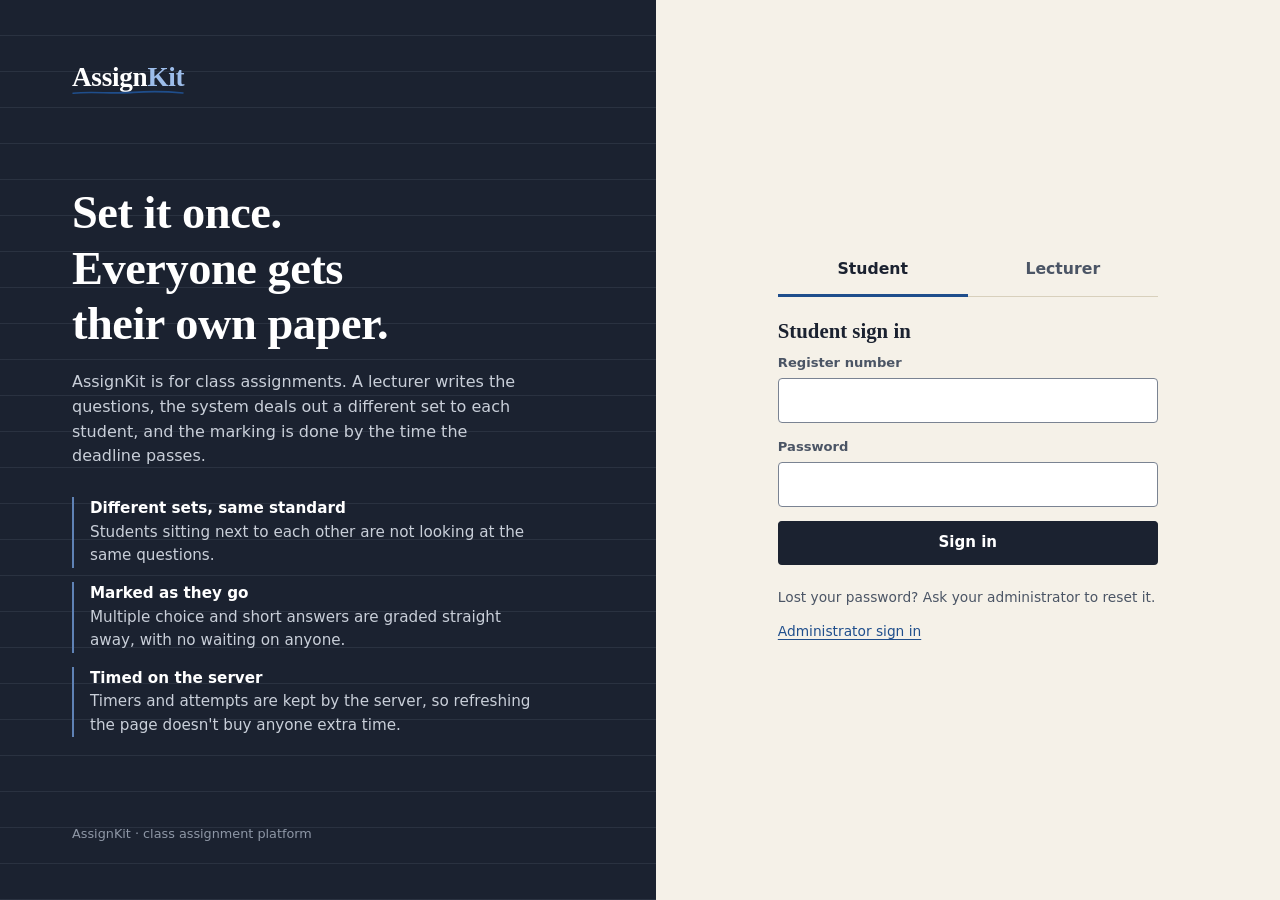
<file: frontend/index.html>
<!doctype html>
<html lang="en">
<head>
<meta charset="utf-8" />
<meta name="viewport" content="width=device-width, initial-scale=1" />
<title>Sign in · AssignKit</title>
<meta name="description" content="AssignKit: class assignments where every student gets their own paper, marked automatically." />
<link rel="stylesheet" href="shared/css/styles.css" />
</head>
<body>
<div class="signin">
  <section class="signin-intro" aria-label="About AssignKit">
    <div>
      <a class="wordmark" href="index.html">Assign<span>Kit</span></a>
    </div>
    <div>
      <h1>Set it once. Everyone gets their own paper.</h1>
      <p>AssignKit is for class assignments. A lecturer writes the questions, the system deals out a different set to each student, and the marking is done by the time the deadline passes.</p>
      <ul class="facts">
        <li><b>Different sets, same standard</b>Students sitting next to each other are not looking at the same questions.</li>
        <li><b>Marked as they go</b>Multiple choice and short answers are graded straight away, with no waiting on anyone.</li>
        <li><b>Timed on the server</b>Timers and attempts are kept by the server, so refreshing the page doesn't buy anyone extra time.</li>
      </ul>
    </div>
    <div class="foot">AssignKit · class assignment platform</div>
  </section>

  <section class="signin-form">
    <div class="signin-box">
      <div class="role-tabs" role="tablist" aria-label="Sign in as">
        <button class="role-tab" role="tab" id="tab-student" aria-selected="true" type="button" data-role="student">Student</button>
        <button class="role-tab" role="tab" id="tab-lecturer" aria-selected="false" type="button" data-role="lecturer">Lecturer</button>
      </div>

      <h2 id="formTitle">Student sign in</h2>
      <div id="errorBanner" aria-live="polite"></div>

      <form id="loginForm" novalidate>
        <div class="field">
          <label for="identifier" id="idLabel">Register number</label>
          <input id="identifier" type="text" autocomplete="username" autocapitalize="off" autocorrect="off" spellcheck="false" required />
        </div>
        <div class="field">
          <label for="password">Password</label>
          <input id="password" type="password" autocomplete="current-password" required />
        </div>
        <button class="btn block" type="submit" id="submitBtn">Sign in</button>
      </form>

      <p class="small muted" style="margin-top:22px;">Lost your password? Ask your administrator to reset it.</p>
      <p class="small"><a href="admin/login.html">Administrator sign in</a></p>
    </div>
  </section>
</div>

<script src="shared/js/api.js"></script>
<script src="shared/js/ui.js"></script>
<script>
  let selectedRole = "student";
  const text = {
    student:  { title: "Student sign in",  idLabel: "Register number", dest: "student/index.html" },
    lecturer: { title: "Lecturer sign in", idLabel: "Lecturer ID",     dest: "lecturer/index.html" },
  };

  if (Auth.isLoggedIn()) {
    window.location.href = Auth.role() === "admin" ? "admin/index.html" : (text[Auth.role()] || text.student).dest;
  }

  document.querySelectorAll(".role-tab").forEach(tab => {
    tab.addEventListener("click", () => {
      selectedRole = tab.dataset.role;
      document.querySelectorAll(".role-tab").forEach(t => t.setAttribute("aria-selected", String(t === tab)));
      document.getElementById("formTitle").textContent = text[selectedRole].title;
      document.getElementById("idLabel").textContent = text[selectedRole].idLabel;
      document.getElementById("identifier").value = "";
      document.getElementById("password").value = "";
      document.getElementById("errorBanner").innerHTML = "";
      document.getElementById("identifier").focus();
    });
  });

  document.getElementById("loginForm").addEventListener("submit", async (e) => {
    e.preventDefault();
    const errorBanner = document.getElementById("errorBanner");
    const submitBtn = document.getElementById("submitBtn");
    errorBanner.innerHTML = "";
    submitBtn.disabled = true;
    submitBtn.textContent = "Signing in…";
    try {
      const session = await Api.post("/auth/login", {
        identifier: document.getElementById("identifier").value.trim(),
        password: document.getElementById("password").value,
        role: selectedRole,
      });
      Auth.save(session);
      window.location.href = text[selectedRole].dest;
    } catch (err) {
      errorBanner.innerHTML = errorBlock({ message: err.message || "Those details didn't match. Check them and try again." });
      submitBtn.disabled = false;
      submitBtn.textContent = "Sign in";
    }
  });
</script>
</body>
</html>
</file>
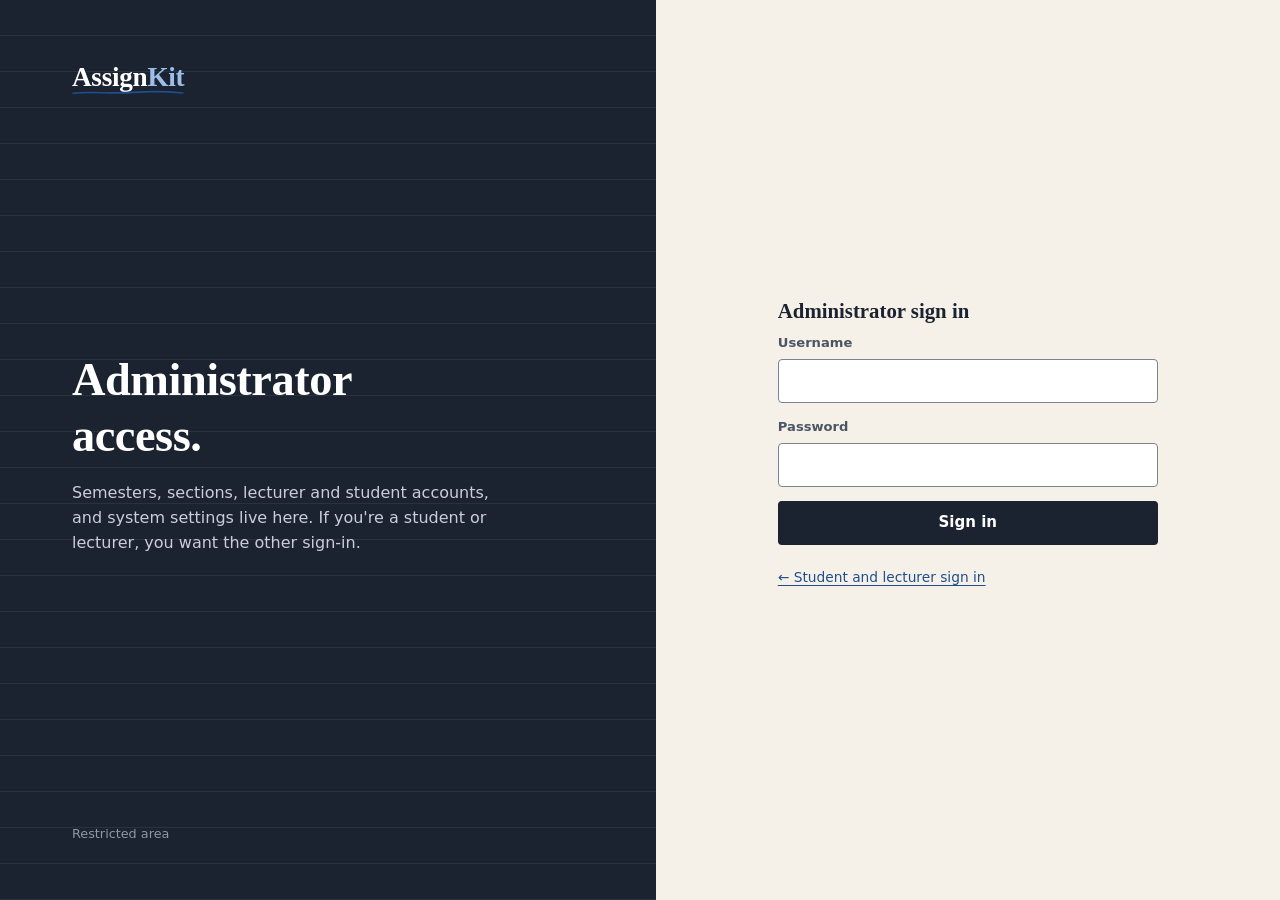
<file: frontend/admin/login.html>
<!doctype html>
<html lang="en">
<head>
<meta charset="utf-8" />
<meta name="viewport" content="width=device-width, initial-scale=1" />
<title>Administrator sign in · AssignKit</title>
<link rel="stylesheet" href="../shared/css/styles.css" />
</head>
<body>
<div class="signin">
  <section class="signin-intro" aria-label="About this page">
    <div><a class="wordmark" href="../index.html">Assign<span>Kit</span></a></div>
    <div>
      <h1>Administrator access.</h1>
      <p>Semesters, sections, lecturer and student accounts, and system settings live here. If you're a student or lecturer, you want the other sign-in.</p>
    </div>
    <div class="foot">Restricted area</div>
  </section>

  <section class="signin-form">
    <div class="signin-box">
      <h2>Administrator sign in</h2>
      <div id="errorBanner" aria-live="polite"></div>
      <form id="loginForm" novalidate>
        <div class="field">
          <label for="identifier">Username</label>
          <input id="identifier" type="text" autocomplete="username" autocapitalize="off" autocorrect="off" spellcheck="false" required />
        </div>
        <div class="field">
          <label for="password">Password</label>
          <input id="password" type="password" autocomplete="current-password" required />
        </div>
        <button class="btn block" type="submit" id="submitBtn">Sign in</button>
      </form>
      <p class="small" style="margin-top:22px;"><a href="../index.html">← Student and lecturer sign in</a></p>
    </div>
  </section>
</div>

<script src="../shared/js/api.js"></script>
<script src="../shared/js/ui.js"></script>
<script>
  if (Auth.isLoggedIn() && Auth.role() === "admin") window.location.href = "index.html";

  document.getElementById("loginForm").addEventListener("submit", async (e) => {
    e.preventDefault();
    const errorBanner = document.getElementById("errorBanner");
    const submitBtn = document.getElementById("submitBtn");
    errorBanner.innerHTML = "";
    submitBtn.disabled = true;
    submitBtn.textContent = "Signing in…";
    try {
      const session = await Api.post("/auth/login", {
        identifier: document.getElementById("identifier").value.trim(),
        password: document.getElementById("password").value,
        role: "admin",
      });
      Auth.save(session);
      window.location.href = "index.html";
    } catch (err) {
      errorBanner.innerHTML = errorBlock({ message: err.message || "Those details didn't match." });
      submitBtn.disabled = false;
      submitBtn.textContent = "Sign in";
    }
  });
</script>
</body>
</html>
</file>
<file: frontend/shared/css/styles.css>
/* ==========================================================================
   AssignKit — one stylesheet for the student, lecturer and admin apps.

   Look: a school notebook. Warm paper, one blue ink colour, ruled lines,
   serif headings, square-ish corners. No gradients, no glass, no icon fonts.
   System fonts only, so nothing to download on a slow campus connection.

   Mobile rules of the house:
   - nothing is allowed to be wider than the screen (see "overflow" notes)
   - tables turn into stacked rows under 720px, never sideways scrolling
   - inputs are 16px so iOS doesn't zoom on focus; tap targets are >= 44px
   ========================================================================== */

:root{
  --paper:      #F5F1E8;
  --paper-2:    #EBE5D6;
  --sheet:      #FFFDF8;
  --ink:        #1B2230;
  --ink-2:      #4B5565;
  --ink-3:      #7A8392;
  --rule:       #D8D0BC;
  --rule-blue:  #BFD0E6;
  --blue:       #1F4E8C;
  --blue-dk:    #173A69;
  --blue-wash:  #E3ECF7;
  --good:       #2B6B49;
  --good-wash:  #E1EFE6;
  --warn:       #8A5A00;
  --warn-wash:  #F6E9C7;
  --bad:        #A12F26;
  --bad-wash:   #F6DFDB;

  --serif: "Iowan Old Style", "Palatino Linotype", Palatino, Georgia, "Times New Roman", serif;
  --sans:  system-ui, -apple-system, "Segoe UI", Roboto, "Helvetica Neue", Arial, sans-serif;
  --mono:  ui-monospace, "SF Mono", "Cascadia Mono", Menlo, Consolas, monospace;

  --r: 4px;
  --gap: 16px;
  --page: 1040px;
}

*, *::before, *::after{ box-sizing: border-box; }
html{ -webkit-text-size-adjust: 100%; }
/* overflow-x: clip is the backstop, not the fix. Every component below is
   written so it fits; this just guarantees a stray long word or URL can
   never make the whole page pan sideways on a phone. */
html, body{ margin: 0; padding: 0; max-width: 100%; overflow-x: clip; }
body{
  background: var(--paper);
  color: var(--ink);
  font: 16px/1.55 var(--sans);
  -webkit-font-smoothing: antialiased;
  overflow-wrap: anywhere;
  min-height: 100vh;
  min-height: 100dvh;
}
::selection{ background: var(--blue); color: #fff; }

h1, h2, h3, h4{ font-family: var(--serif); color: var(--ink); line-height: 1.2; margin: 0 0 .45em; font-weight: 700; }
h1{ font-size: clamp(1.7rem, 4.6vw, 2.35rem); letter-spacing: -.01em; }
h2{ font-size: 1.3rem; }
h3{ font-size: 1.1rem; }
p{ margin: 0 0 .9em; }
a{ color: var(--blue); text-decoration: underline; text-underline-offset: 3px; text-decoration-thickness: 1px; }
a:hover{ color: var(--blue-dk); text-decoration-thickness: 2px; }
img, svg, video{ max-width: 100%; }
button, input, select, textarea{ font: inherit; color: inherit; }
:focus-visible{ outline: 3px solid var(--blue); outline-offset: 2px; }
.muted{ color: var(--ink-2); }
.small{ font-size: .86rem; }
.mono{ font-family: var(--mono); }
.sr-only{ position:absolute; width:1px; height:1px; overflow:hidden; clip:rect(0 0 0 0); white-space:nowrap; }
.nowrap{ white-space: nowrap; }

/* ------------------------------------------------------------ header */
.site-header{
  background: var(--sheet);
  border-bottom: 2px solid var(--ink);
  position: sticky; top: 0; z-index: 20;
}
.site-header::after{ /* the second, thinner rule — like a ledger heading */
  content: ""; display: block; height: 0; border-bottom: 1px solid var(--rule-blue);
}
.bar{
  max-width: var(--page); margin: 0 auto; padding: 0 20px;
  display: flex; align-items: center; gap: 14px; min-height: 58px; flex-wrap: wrap;
}
.wordmark{
  font-family: var(--serif); font-weight: 700; font-size: 1.35rem; color: var(--ink);
  text-decoration: none; letter-spacing: -.01em; position: relative; padding-bottom: 2px;
}
.wordmark:hover{ color: var(--ink); text-decoration: none; }
.wordmark span{ color: var(--blue); }
.wordmark::after{ /* a slightly wobbly underline, drawn once */
  content: ""; position: absolute; left: 0; right: 0; bottom: -1px; height: 5px;
  background: no-repeat center/100% 100% url("data:image/svg+xml,%3Csvg xmlns='http://www.w3.org/2000/svg' viewBox='0 0 100 5' preserveAspectRatio='none'%3E%3Cpath d='M1 3.2C18 1.2 36 4 55 2.4S86 1.6 99 3' fill='none' stroke='%231F4E8C' stroke-width='1.6' stroke-linecap='round'/%3E%3C/svg%3E");
}
.role-tag{
  font-size: .7rem; text-transform: uppercase; letter-spacing: .09em; color: var(--ink-2);
  border: 1px solid var(--rule); padding: 2px 8px; border-radius: 2px;
}
.main-nav{ display: flex; align-items: stretch; gap: 2px; margin-left: 8px; flex: 1 1 auto; }
.nav-link{
  display: flex; align-items: center; padding: 0 12px; min-height: 58px;
  color: var(--ink-2); font-size: .94rem; cursor: pointer; text-decoration: none;
  border-bottom: 3px solid transparent; margin-bottom: -1px; background: none; border-top: 0; border-left: 0; border-right: 0;
}
.nav-link:hover{ color: var(--ink); text-decoration: none; background: var(--paper); }
.nav-link.active{ color: var(--ink); font-weight: 600; border-bottom-color: var(--blue); }
.who{ display: flex; align-items: center; gap: 12px; font-size: .88rem; color: var(--ink-2); margin-left: auto; min-width: 0; }
.who .name{ max-width: 16ch; overflow: hidden; text-overflow: ellipsis; white-space: nowrap; }
.link-btn{ background: none; border: 0; padding: 8px 0; color: var(--blue); text-decoration: underline; text-underline-offset: 3px; cursor: pointer; font-size: .88rem; }
.menu-btn{
  display: none; margin-left: auto; min-height: 44px; padding: 0 14px;
  background: var(--sheet); border: 1px solid var(--ink); border-radius: var(--r); font-weight: 600; cursor: pointer;
}

@media (max-width: 860px){
  .bar{ padding: 6px 16px; }
  .menu-btn{ display: inline-flex; align-items: center; }
  .who{ display: none; }
  .main-nav{
    display: none; flex-direction: column; width: 100%; order: 5; margin: 0 0 8px; border-top: 1px solid var(--rule);
  }
  .main-nav.open{ display: flex; }
  .main-nav .nav-link{ min-height: 48px; border-bottom: 1px solid var(--paper-2); border-left: 3px solid transparent; margin: 0; padding: 0 6px; }
  .main-nav .nav-link.active{ border-left-color: var(--blue); border-bottom-color: var(--paper-2); }
  .main-nav .who-mobile{ display: flex; }
}
.who-mobile{ display: none; align-items: center; justify-content: space-between; padding: 12px 6px 4px; font-size: .88rem; color: var(--ink-2); gap: 12px; }

/* -------------------------------------------------------------- page */
.page{ max-width: var(--page); margin: 0 auto; padding: 28px 20px 72px; }
.page-head{ margin-bottom: 26px; padding-left: 14px; border-left: 4px solid var(--blue); }
.page-head h1{ margin-bottom: 4px; }
.page-head .lede{ margin: 0; color: var(--ink-2); max-width: 60ch; }
.back{ display: inline-block; margin-bottom: 8px; font-size: .88rem; min-height: 24px; }
@media (max-width: 600px){
  .page{ padding: 20px 16px 56px; }
  .page-head{ margin-bottom: 20px; }
}

/* ------------------------------------------------------------ layout */
.stack > * + *{ margin-top: var(--gap); }
.grid{ display: grid; gap: var(--gap); }
.grid > *{ min-width: 0; }                       /* lets grid children shrink instead of pushing the page wide */
.tiles{ grid-template-columns: repeat(auto-fill, minmax(min(100%, 230px), 1fr)); }
.cols-2{ grid-template-columns: repeat(2, minmax(0, 1fr)); }
.cols-3{ grid-template-columns: repeat(3, minmax(0, 1fr)); }
@media (max-width: 760px){ .cols-2, .cols-3{ grid-template-columns: minmax(0, 1fr); } }
.cluster{ display: flex; flex-wrap: wrap; gap: 10px; align-items: center; }
.between{ display: flex; flex-wrap: wrap; gap: 10px 16px; align-items: center; justify-content: space-between; }

/* -------------------------------------------------------------- card */
.card{
  background: var(--sheet); border: 1px solid var(--rule); border-radius: var(--r);
  padding: 20px 22px; margin-bottom: var(--gap); min-width: 0;
}
.card > h3:first-child, .card > h2:first-child{ margin-top: 0; }
@media (max-width: 600px){ .card{ padding: 16px; } }
.card.flat{ background: transparent; border-style: dashed; }

/* a whole card that is a link (semester / section / subject) */
a.tile{
  display: block; background: var(--sheet); border: 1px solid var(--rule); border-radius: var(--r);
  padding: 18px 18px 16px; color: var(--ink); text-decoration: none; min-height: 88px;
  border-top: 3px solid var(--rule);
}
a.tile:hover{ border-top-color: var(--blue); background: #fff; text-decoration: none; color: var(--ink); }
a.tile h3{ margin: 0 0 4px; }
a.tile .meta{ color: var(--ink-2); font-size: .86rem; margin: 0; }

/* ledger-style totals */
.stat{ padding: 16px 18px; }
.stat .value{ font-family: var(--serif); font-size: clamp(1.7rem, 6vw, 2.3rem); font-weight: 700; line-height: 1; font-variant-numeric: tabular-nums; }
.stat .label{ margin-top: 8px; padding-top: 8px; border-top: 1px solid var(--rule); font-size: .76rem; color: var(--ink-2); text-transform: uppercase; letter-spacing: .07em; }

/* simple ruled list rows */
.rows{ list-style: none; margin: 0; padding: 0; }
.rows > li{ display: flex; flex-wrap: wrap; gap: 6px 14px; align-items: center; justify-content: space-between; padding: 11px 0; border-bottom: 1px solid var(--paper-2); }
.rows > li:last-child{ border-bottom: 0; }
.scroll-y{ max-height: 260px; overflow-y: auto; }

/* ------------------------------------------------------------ tables */
table{ width: 100%; border-collapse: collapse; font-size: .92rem; background: var(--sheet); border: 1px solid var(--rule); }
th{ text-align: left; font-size: .72rem; text-transform: uppercase; letter-spacing: .07em; color: var(--ink-2); background: var(--paper-2); padding: 9px 12px; font-weight: 600; }
td{ padding: 10px 12px; border-top: 1px solid var(--paper-2); vertical-align: top; }
tbody tr:hover td{ background: #FBF8EF; }
td.actions{ white-space: nowrap; }
td.actions .btn + .btn{ margin-left: 6px; }

@media (max-width: 720px){
  table, thead, tbody, tr, th, td{ display: block; width: 100%; }
  table{ background: none; border: 0; }
  thead{ position: absolute; width: 1px; height: 1px; overflow: hidden; clip: rect(0 0 0 0); }
  tr{ background: var(--sheet); border: 1px solid var(--rule); border-radius: var(--r); margin-bottom: 10px; padding: 6px 14px; }
  td{ display: flex; gap: 14px; justify-content: space-between; align-items: baseline; border: 0; border-bottom: 1px dashed var(--paper-2); padding: 8px 0; text-align: right; }
  td:last-child{ border-bottom: 0; }
  td::before{ content: attr(data-label); flex: 0 0 34%; text-align: left; color: var(--ink-2); font-size: .72rem; text-transform: uppercase; letter-spacing: .07em; padding-top: 2px; }
  td.actions{ white-space: normal; flex-wrap: wrap; justify-content: flex-end; }
  td.actions::before{ flex-basis: 100%; }
  tbody tr:hover td{ background: none; }
}

/* ----------------------------------------------------------- buttons */
.btn{
  display: inline-flex; align-items: center; justify-content: center; gap: 8px;
  min-height: 44px; padding: 8px 18px; border-radius: var(--r);
  background: var(--ink); color: #fff; border: 1px solid var(--ink); border-bottom-width: 3px;
  font-weight: 600; font-size: .94rem; cursor: pointer; text-decoration: none; text-align: center; line-height: 1.2;
}
.btn:hover{ background: #2A3447; color: #fff; text-decoration: none; }
.btn:active{ transform: translateY(1px); border-bottom-width: 2px; }
.btn.blue{ background: var(--blue); border-color: var(--blue-dk); }
.btn.blue:hover{ background: var(--blue-dk); }
.btn.secondary{ background: var(--sheet); color: var(--ink); border-color: var(--ink-3); border-bottom-color: var(--ink-3); }
.btn.secondary:hover{ background: var(--paper-2); color: var(--ink); }
.btn.danger{ background: var(--bad); border-color: #7C231C; }
.btn.small{ min-height: 36px; padding: 4px 12px; font-size: .84rem; }
.btn:disabled, .btn[aria-disabled="true"]{ background: var(--paper-2); color: var(--ink-3); border-color: var(--rule); cursor: not-allowed; transform: none; }
.btn:disabled:hover{ background: var(--paper-2); color: var(--ink-3); }
.btn.block{ width: 100%; }

/* "temporarily unavailable" — a visible, honest state rather than a hidden control */
.off{
  display: flex; flex-wrap: wrap; align-items: center; gap: 10px 14px;
  padding: 14px 16px; border: 1px dashed var(--ink-3); border-radius: var(--r); background: repeating-linear-gradient(135deg, transparent 0 10px, rgba(27,34,48,.035) 10px 20px);
}
.off .btn{ flex: 0 0 auto; }
.off p{ margin: 0; flex: 1 1 220px; font-size: .88rem; color: var(--ink-2); }
.chip-off{
  display: inline-block; font-size: .68rem; font-weight: 700; letter-spacing: .07em; text-transform: uppercase;
  color: var(--warn); background: var(--warn-wash); border: 1px solid #DDBF72; padding: 2px 8px; border-radius: 2px; white-space: nowrap;
}

/* ------------------------------------------------------------- forms */
.field{ display: flex; flex-direction: column; gap: 5px; margin-bottom: 14px; min-width: 0; }
.field label, .label{ font-size: .82rem; font-weight: 600; color: var(--ink-2); }
.field .hint{ font-size: .8rem; color: var(--ink-3); }
input, select, textarea{
  width: 100%; min-width: 0; min-height: 44px; padding: 9px 12px; font-size: 16px;
  background: #fff; border: 1px solid var(--ink-3); border-radius: var(--r);
}
textarea{ min-height: 92px; resize: vertical; line-height: 1.45; }
input:focus, select:focus, textarea:focus{ outline: 3px solid var(--blue-wash); border-color: var(--blue); }
input:disabled, select:disabled, textarea:disabled{ background: var(--paper-2); color: var(--ink-3); border-color: var(--rule); cursor: not-allowed; }
input[type="file"]{ padding: 8px; background: var(--paper); }
input[type="radio"], input[type="checkbox"]{ width: 20px; min-height: 20px; height: 20px; accent-color: var(--blue); flex: 0 0 auto; }
.field-row{ display: grid; grid-template-columns: repeat(auto-fit, minmax(min(100%, 160px), 1fr)); gap: 0 14px; }
.field-row > *{ min-width: 0; }
.inline-pick{ display: flex; align-items: center; gap: 8px; font-size: .9rem; min-height: 44px; }

/* segmented "Manual / Hybrid / AI" */
.seg{ display: grid; grid-template-columns: repeat(3, minmax(0, 1fr)); border: 1px solid var(--ink); border-radius: var(--r); overflow: hidden; background: var(--sheet); }
.seg label{ display: flex; align-items: center; justify-content: center; min-height: 46px; padding: 6px; cursor: pointer; font-weight: 600; font-size: .92rem; color: var(--ink-2); border-left: 1px solid var(--rule); text-align: center; }
.seg label:first-of-type{ border-left: 0; }
.seg input{ position: absolute; opacity: 0; width: 1px; height: 1px; }
.seg input:checked + span{ color: #fff; }
.seg label:has(input:checked){ background: var(--ink); color: #fff; }
.seg label:has(input:focus-visible){ outline: 3px solid var(--blue); outline-offset: -3px; }

/* numbered steps in the assignment builder */
.step{ display: grid; grid-template-columns: 44px minmax(0, 1fr); gap: 0 14px; }
.step > .num{ font-family: var(--serif); font-size: 1.9rem; font-weight: 700; color: var(--blue); line-height: 1; padding-top: 18px; text-align: right; }
@media (max-width: 600px){
  .step{ grid-template-columns: minmax(0, 1fr); }
  .step > .num{ text-align: left; padding: 0 0 4px 2px; font-size: 1.4rem; }
}
.sum{ font-size: .86rem; padding: 8px 12px; border-radius: var(--r); background: var(--good-wash); color: var(--good); margin-bottom: 14px; }
.sum.bad{ background: var(--bad-wash); color: var(--bad); }

/* ------------------------------------------------------------ badges */
.badge{
  display: inline-block; padding: 1px 8px; border-radius: 2px; font-size: .7rem; font-weight: 700;
  text-transform: uppercase; letter-spacing: .06em; border: 1px solid transparent; vertical-align: middle; white-space: nowrap;
}
.badge.ok{ background: var(--good-wash); color: var(--good); border-color: #B4D5C2; }
.badge.warn{ background: var(--warn-wash); color: var(--warn); border-color: #DDBF72; }
.badge.err{ background: var(--bad-wash); color: var(--bad); border-color: #E3B3AC; }
.badge.neutral{ background: var(--paper-2); color: var(--ink-2); border-color: var(--rule); }

/* ----------------------------------------------------------- states */
.empty-state{ text-align: center; padding: 44px 16px; color: var(--ink-2); border: 1px dashed var(--rule); border-radius: var(--r); background: var(--sheet); }
.empty-state h3{ color: var(--ink); }
.empty-state p{ max-width: 46ch; margin: 0 auto .6em; }
.error-banner{ background: var(--bad-wash); border: 1px solid #E3B3AC; border-left: 4px solid var(--bad); color: var(--bad); padding: 10px 14px; border-radius: var(--r); margin-bottom: 14px; font-size: .92rem; white-space: pre-line; }
.notice{ background: var(--blue-wash); border: 1px solid var(--rule-blue); border-left: 4px solid var(--blue); padding: 10px 14px; border-radius: var(--r); font-size: .92rem; margin-bottom: 14px; }
.loading{ display: flex; align-items: center; gap: 10px; color: var(--ink-2); padding: 24px 0; }
.spinner{ width: 16px; height: 16px; border-radius: 50%; border: 2px solid var(--rule); border-top-color: var(--blue); animation: spin .7s linear infinite; }
@keyframes spin{ to{ transform: rotate(360deg); } }
@media (prefers-reduced-motion: reduce){ .spinner{ animation-duration: 2s; } .btn:active{ transform: none; } }

/* toast — replaces blocking alert() popups for non-destructive messages */
#toasts{ position: fixed; z-index: 50; left: 12px; right: 12px; bottom: 12px; display: flex; flex-direction: column; gap: 8px; align-items: center; pointer-events: none; }
.toast{ pointer-events: auto; max-width: 480px; width: 100%; background: var(--ink); color: #fff; padding: 12px 16px; border-radius: var(--r); font-size: .92rem; border-left: 4px solid var(--good); white-space: pre-line; }
.toast.error{ border-left-color: #FF9A8E; }

/* ------------------------------------------------- exam-taking pages */
.exam{ max-width: 760px; }
.exam-bar{ position: sticky; top: 61px; z-index: 10; background: var(--paper); padding: 10px 0; margin-bottom: 8px; border-bottom: 1px solid var(--rule); display: flex; justify-content: space-between; align-items: center; gap: 12px; }
@media (max-width: 860px){ .exam-bar{ top: 0; } .site-header{ position: static; } }
.timer-pill{ font-family: var(--mono); font-size: 1rem; padding: 6px 12px; border-radius: 2px; background: var(--warn-wash); color: var(--warn); border: 1px solid #DDBF72; font-weight: 700; font-variant-numeric: tabular-nums; }
.timer-pill.low{ background: var(--bad-wash); color: var(--bad); border-color: #E3B3AC; }
.question-nav{ display: flex; flex-wrap: wrap; gap: 6px; margin: 12px 0 18px; }
.qnav-dot{ width: 40px; height: 40px; border-radius: var(--r); border: 1px solid var(--ink-3); display: flex; align-items: center; justify-content: center; font-size: .86rem; cursor: pointer; background: var(--sheet); color: var(--ink-2); padding: 0; }
.qnav-dot.answered{ background: var(--good); border-color: var(--good); color: #fff; }
.qnav-dot.current{ outline: 3px solid var(--blue); outline-offset: 1px; font-weight: 700; }
.q-prompt{ font-family: var(--serif); font-size: 1.15rem; line-height: 1.4; }
.option-row{ display: flex; align-items: flex-start; gap: 12px; padding: 12px 14px; min-height: 52px; border: 1px solid var(--ink-3); border-radius: var(--r); margin-bottom: 8px; cursor: pointer; background: #fff; }
.option-row:hover{ background: var(--paper); }
.option-row .letter{ flex: 0 0 28px; height: 28px; border: 1px solid var(--ink-3); border-radius: 50%; display: flex; align-items: center; justify-content: center; font-size: .8rem; font-weight: 700; color: var(--ink-2); }
.option-row.selected{ border-color: var(--blue); background: var(--blue-wash); box-shadow: inset 3px 0 0 var(--blue); }
.option-row.selected .letter{ background: var(--blue); border-color: var(--blue); color: #fff; }
textarea.code-editor{
  width: 100%; min-height: 280px; font-family: var(--mono); font-size: 14px; line-height: 1.5; tab-size: 4;
  background: #17202D; color: #E8E6DF; border: 1px solid #000; padding: 14px;
  white-space: pre-wrap; overflow-wrap: anywhere; /* wraps long lines instead of scrolling sideways */
}
.sample{ font-family: var(--mono); font-size: .82rem; background: var(--paper); border: 1px solid var(--rule); padding: 8px 10px; border-radius: var(--r); margin-bottom: 6px; }
.exam-nav{ display: flex; gap: 10px; justify-content: space-between; flex-wrap: wrap; margin-top: 12px; }
@media (max-width: 600px){
  .exam-nav .btn, .actions-stack .btn{ flex: 1 1 100%; }
}

/* ----------------------------------------------------------- sign-in */
.signin{ min-height: 100vh; min-height: 100dvh; display: grid; grid-template-columns: minmax(0, 1.05fr) minmax(0, 1fr); }
.signin-intro{ background: var(--ink); color: #E9E6DC; padding: 56px clamp(24px, 6vw, 72px); display: flex; flex-direction: column; justify-content: space-between; gap: 40px;
  background-image: repeating-linear-gradient(to bottom, transparent 0 35px, rgba(191,208,230,.09) 35px 36px); }
.signin-intro .wordmark{ color: #fff; font-size: 1.7rem; align-self: flex-start; }
.signin-intro .wordmark span{ color: #9DBDEA; }
.signin-intro h1{ color: #fff; font-size: clamp(1.9rem, 4.4vw, 2.9rem); max-width: 16ch; margin-bottom: 18px; }
.signin-intro p{ color: #C9CFD9; max-width: 44ch; }
.facts{ list-style: none; margin: 28px 0 0; padding: 0; display: grid; gap: 14px; max-width: 46ch; }
.facts li{ padding-left: 16px; border-left: 2px solid #5F82B5; color: #C9CFD9; font-size: .95rem; }
.facts b{ color: #fff; font-weight: 600; display: block; }
.signin-intro .foot{ font-size: .8rem; color: #8E97A6; }
.signin-form{ padding: 56px clamp(20px, 6vw, 72px); display: flex; align-items: center; justify-content: center; }
.signin-box{ width: 100%; max-width: 380px; }
.role-tabs{ display: grid; grid-template-columns: 1fr 1fr; border-bottom: 1px solid var(--rule); margin-bottom: 22px; }
.role-tab{ background: none; border: 0; border-bottom: 3px solid transparent; margin-bottom: -1px; padding: 12px 6px; min-height: 48px; font-weight: 600; color: var(--ink-2); cursor: pointer; font-size: .98rem; }
.role-tab[aria-selected="true"]{ color: var(--ink); border-bottom-color: var(--blue); }
@media (max-width: 820px){
  .signin{ grid-template-columns: minmax(0, 1fr); }
  .signin-intro{ padding: 28px 20px 30px; gap: 18px; }
  .signin-intro h1{ font-size: 1.7rem; margin-bottom: 8px; max-width: none; }
  .facts, .signin-intro .foot{ display: none; }
  .signin-form{ padding: 28px 20px 48px; align-items: flex-start; }
}

/* keep the hidden attribute honest even on elements that set their own display */
[hidden]{ display: none !important; }
</file>
